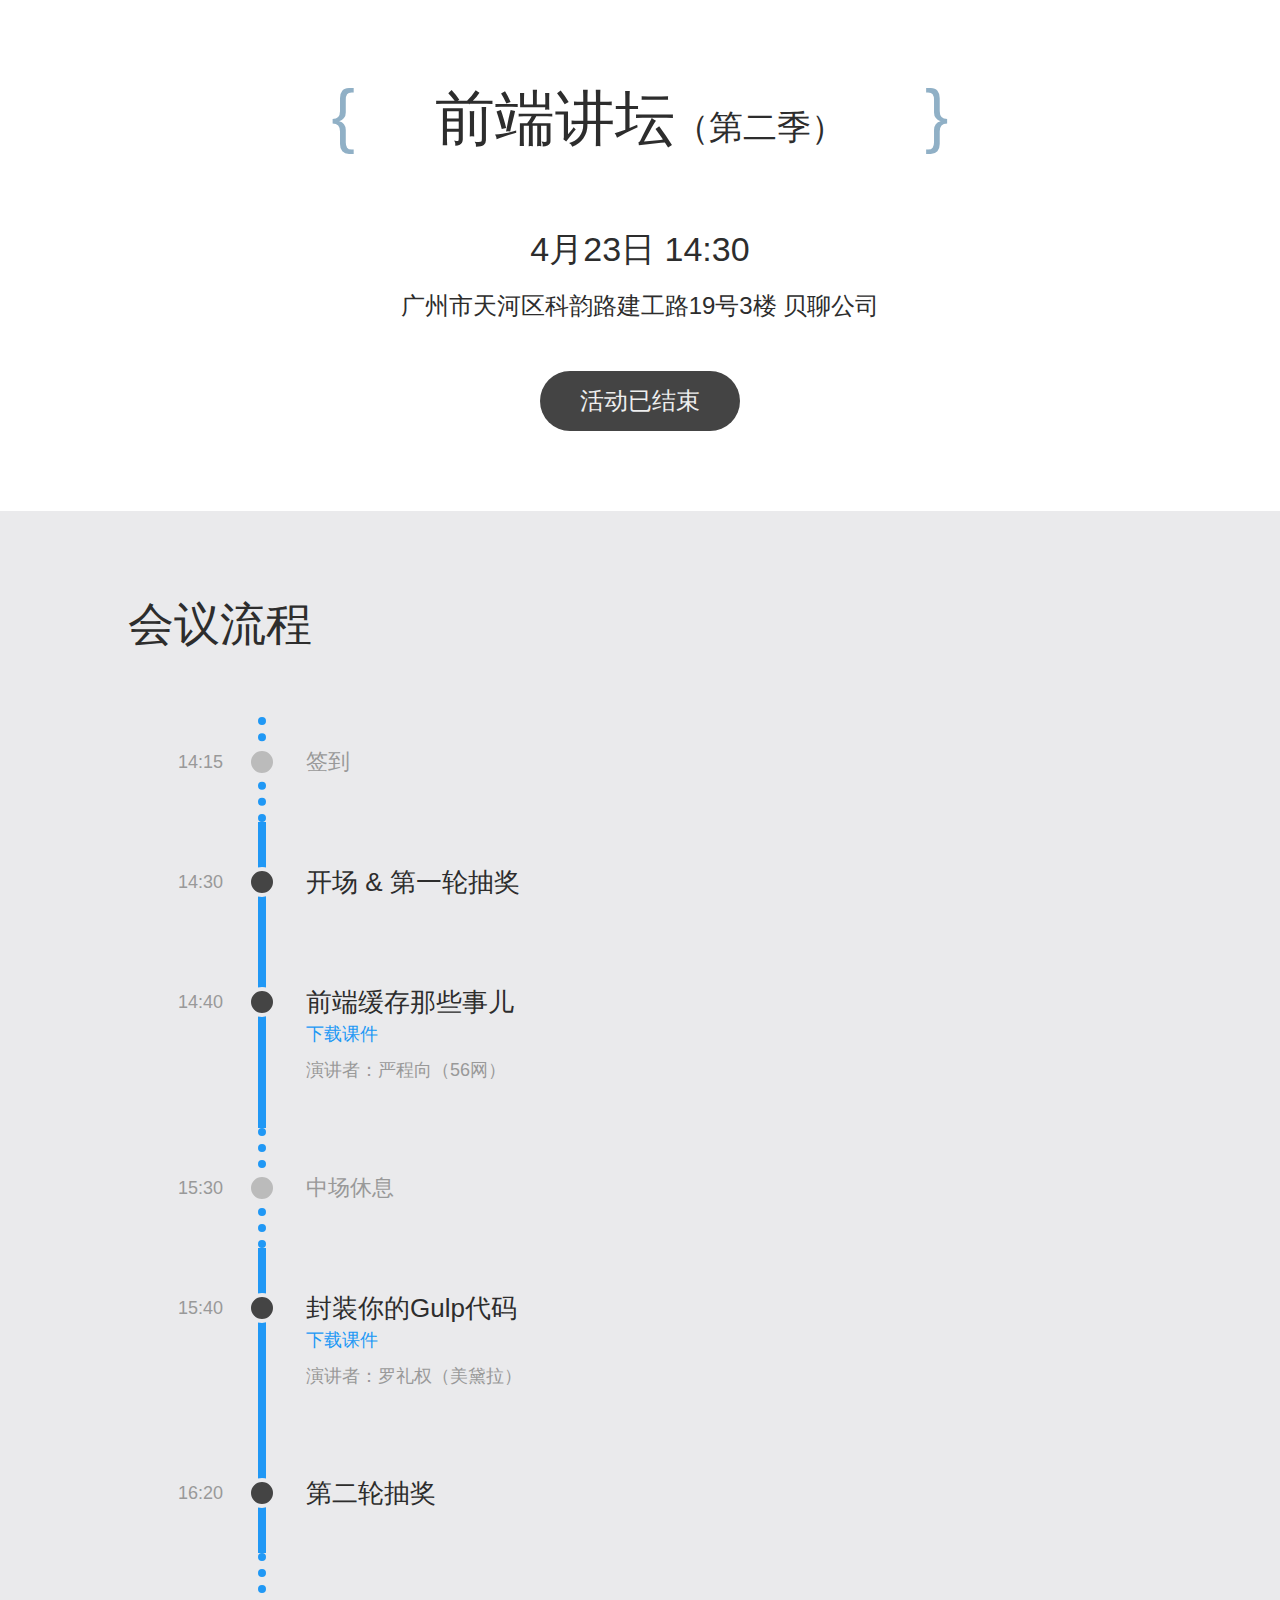
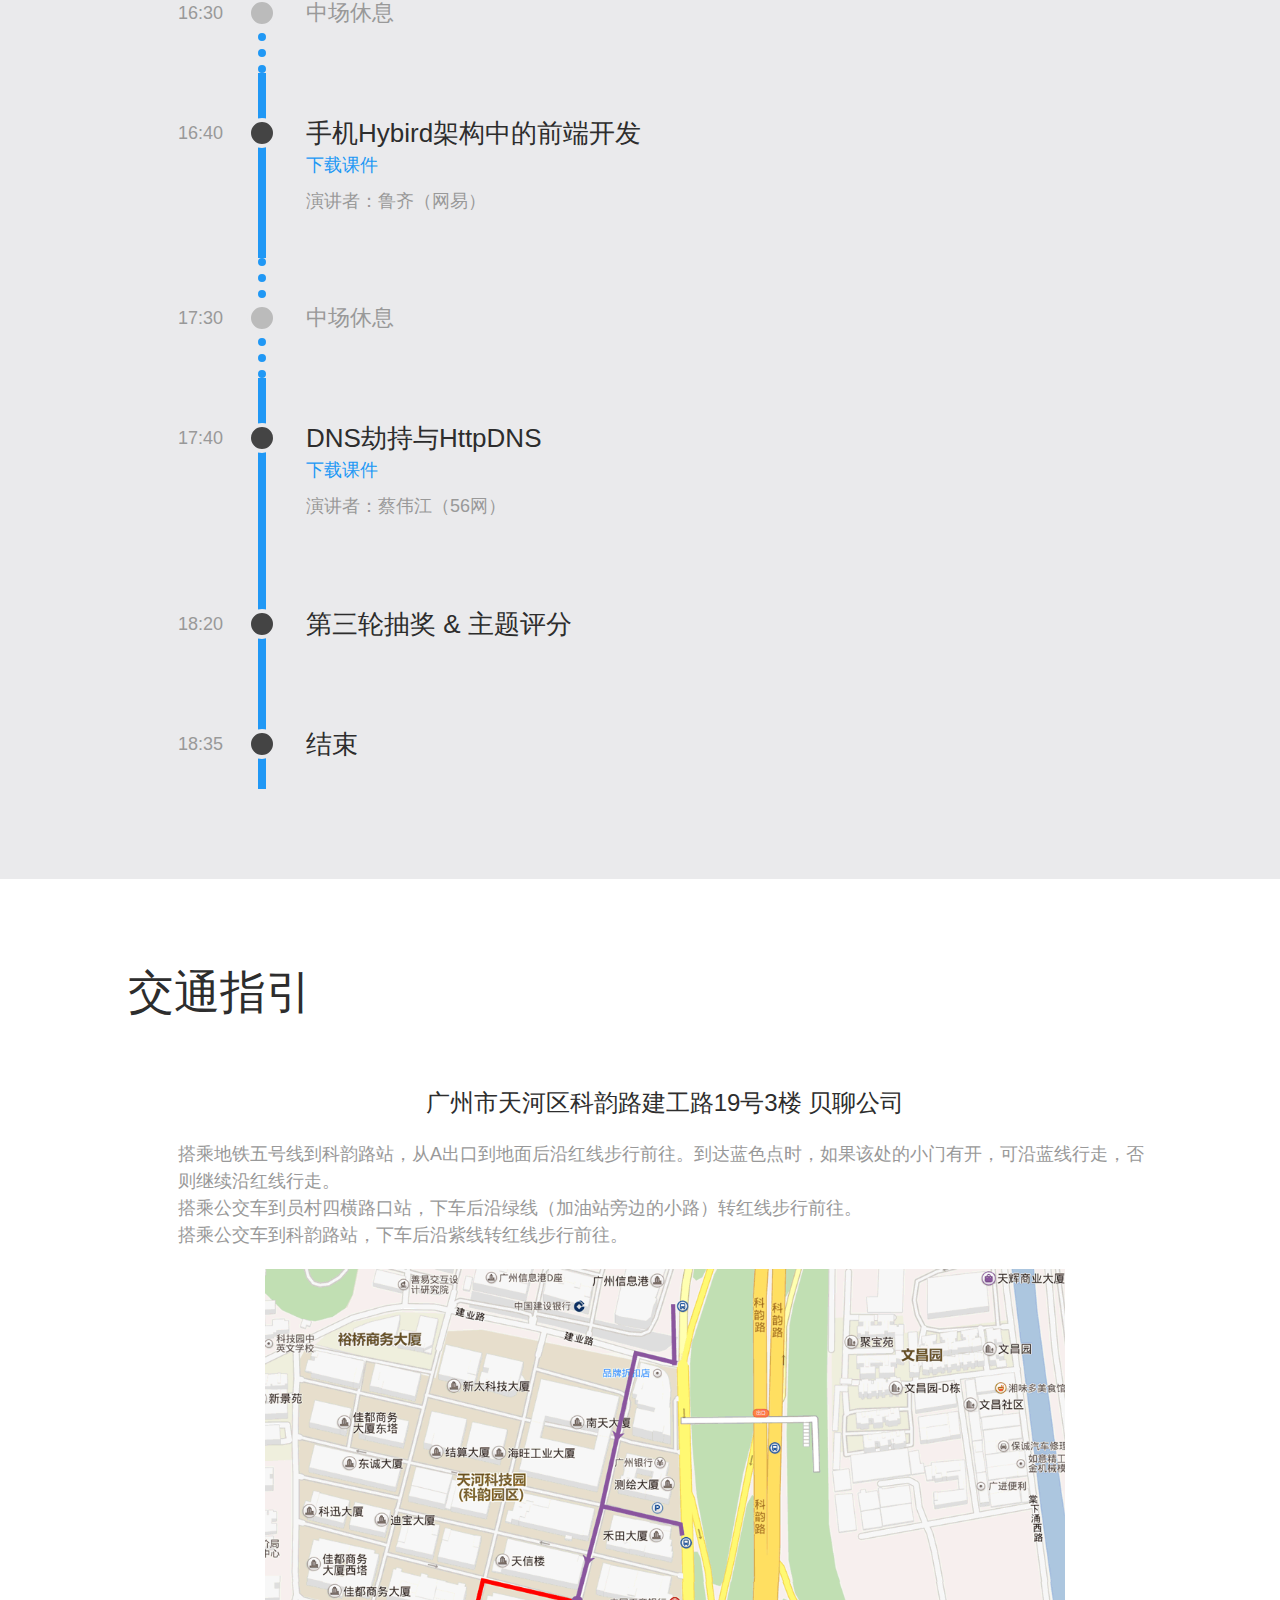
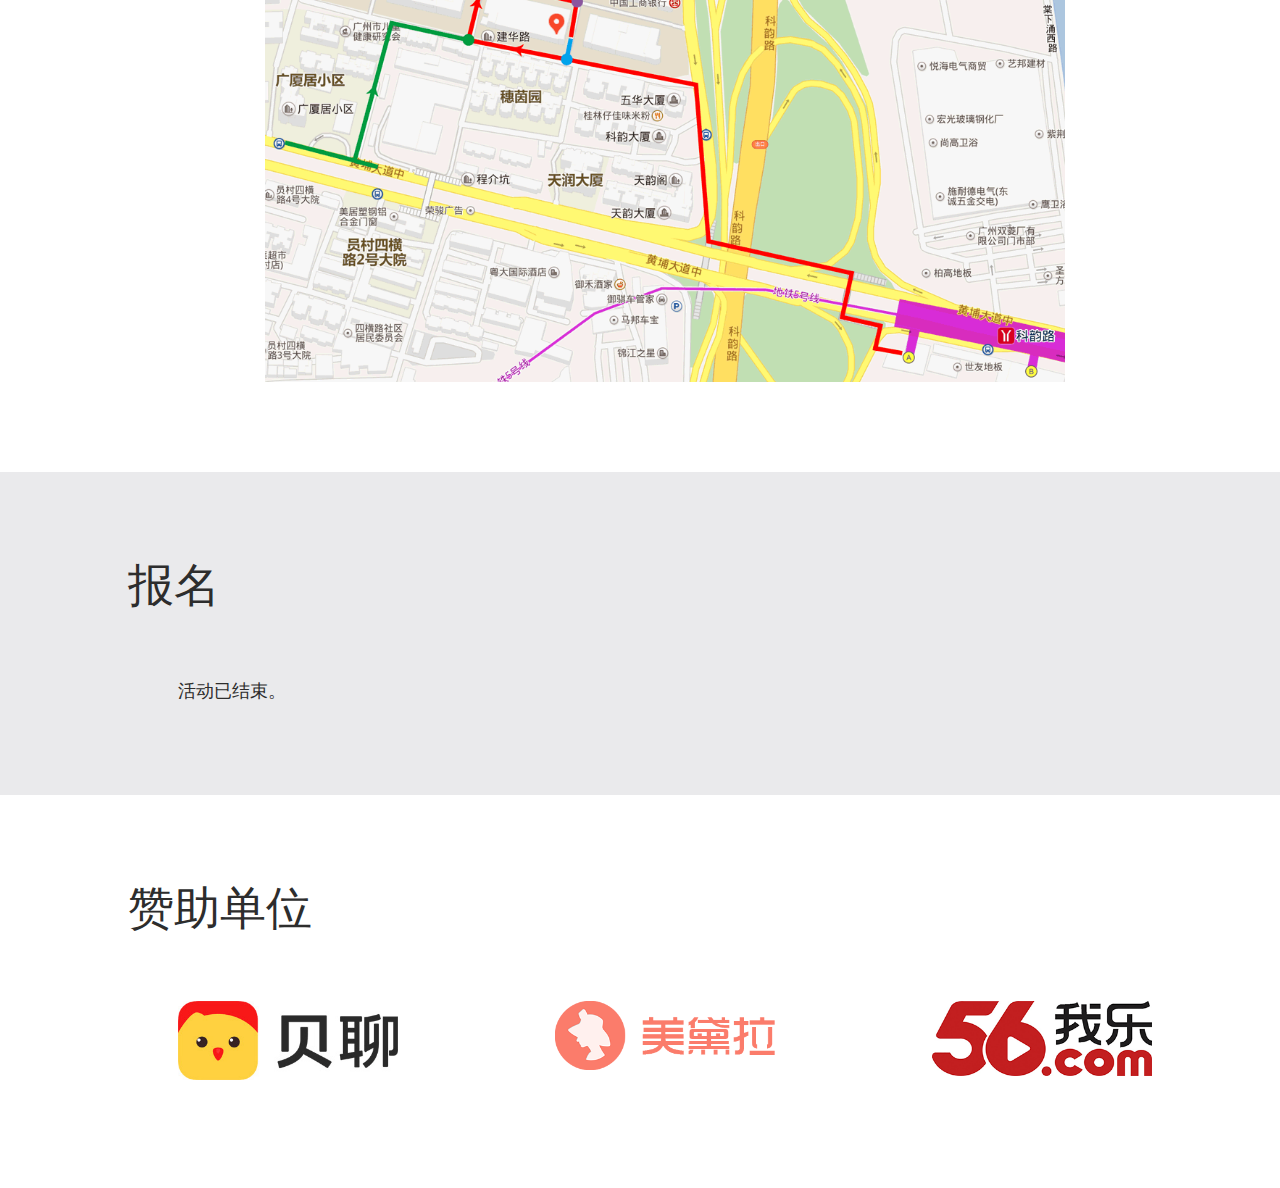
<file: 2nd/index.html>
<!DOCTYPE HTML>
<html>
<head>
<meta charset="utf-8" />
<meta name="viewport" content="width=device-width,initial-scale=1.0,minimum-scale=1.0,maximum-scale=1.0,user-scalable=no" />
<meta http-equiv="X-UA-Compatible" content="IE=Edge" />
<title>前端讲坛（第二季）</title>
<link rel="stylesheet" href="index.css?20160425" />
</head>

<body>
<header class="header">
	<div class="boundary">
		<h1 class="header__title">前端讲坛<span class="header__title__season">（第二季）</span></h1>
		<p class="header__date">4月23日 14:30</p>
		<address class="header__address">广州市天河区科韵路建工路19号3楼 贝聊公司</address>
		<a href="#section-apply" class="header__apply-button" style="display: none;">我要报名</a>
		<span class="header__apply-button header__apply-button--disabled">活动已结束</span>
	</div>
</header>

<section class="section section-schedule">
	<div class="boundary">
		<h2 class="section__title">会议流程</h2>
		<ol class="section-schedule__list section__body">
			<li class="section-schedule__list__item section-schedule__list__item-rest">
				<p class="section-schedule__list__item__time">14:15</p>
				<h3 class="section-schedule__list__item__title">签到</h3>
			</li>
			<li class="section-schedule__list__item">
				<p class="section-schedule__list__item__time">14:30</p>
				<h3 class="section-schedule__list__item__title">开场 &amp; 第一轮抽奖</h3>
			</li>
			<li class="section-schedule__list__item">
				<p class="section-schedule__list__item__time">14:40</p>
				<h3 class="section-schedule__list__item__title">前端缓存那些事儿</h3>
				<a href="http://pan.baidu.com/s/1nvAJYIH" target="_blank" class="section-schedule__list__item__download">下载课件</a>
				<p class="section-schedule__list__item__lecturer">演讲者：严程向（56网）</p>
			</li>
			<li class="section-schedule__list__item section-schedule__list__item-rest">
				<p class="section-schedule__list__item__time">15:30</p>
				<h3 class="section-schedule__list__item__title">中场休息</h3>
			</li>
			<li class="section-schedule__list__item">
				<p class="section-schedule__list__item__time">15:40</p>
				<h3 class="section-schedule__list__item__title">封装你的Gulp代码</h3>
				<a href="http://pan.baidu.com/s/1pLSqOPH" target="_blank" class="section-schedule__list__item__download">下载课件</a>
				<p class="section-schedule__list__item__lecturer">演讲者：罗礼权（美黛拉）</p>
			</li>
			<li class="section-schedule__list__item">
				<p class="section-schedule__list__item__time">16:20</p>
				<h3 class="section-schedule__list__item__title">第二轮抽奖</h3>
			</li>
			<li class="section-schedule__list__item section-schedule__list__item-rest">
				<p class="section-schedule__list__item__time">16:30</p>
				<h3 class="section-schedule__list__item__title">中场休息</h3>
			</li>
			<li class="section-schedule__list__item">
				<p class="section-schedule__list__item__time">16:40</p>
				<h3 class="section-schedule__list__item__title">手机Hybird架构中的前端开发</h3>
				<a href="http://pan.baidu.com/s/1skPUHOx" target="_blank" class="section-schedule__list__item__download">下载课件</a>
				<p class="section-schedule__list__item__lecturer">演讲者：鲁齐（网易）</p>
			</li>
			<li class="section-schedule__list__item section-schedule__list__item-rest">
				<p class="section-schedule__list__item__time">17:30</p>
				<h3 class="section-schedule__list__item__title">中场休息</h3>
			</li>
			<li class="section-schedule__list__item">
				<p class="section-schedule__list__item__time">17:40</p>
				<h3 class="section-schedule__list__item__title">DNS劫持与HttpDNS</h3>
				<a href="http://pan.baidu.com/s/1mh5Mf8k" target="_blank" class="section-schedule__list__item__download">下载课件</a>
				<p class="section-schedule__list__item__lecturer">演讲者：蔡伟江（56网）</p>
			</li>
			<li class="section-schedule__list__item">
				<p class="section-schedule__list__item__time">18:20</p>
				<h3 class="section-schedule__list__item__title">第三轮抽奖 &amp; 主题评分</h3>
			</li>
			<li class="section-schedule__list__item">
				<p class="section-schedule__list__item__time">18:35</p>
				<h3 class="section-schedule__list__item__title">结束</h3>
			</li>
		</ol>
	</div>
</section>

<section class="section section-place">
	<div class="boundary">
		<h2 class="section__title">交通指引</h2>
		<div class="section__body section-place__body content">
			<h3 class="section-place__body__address">广州市天河区科韵路建工路19号3楼 贝聊公司</h3>
			<p class="section-place__body__traffic">
				搭乘地铁五号线到科韵路站，从A出口到地面后沿红线步行前往。到达蓝色点时，如果该处的小门有开，可沿蓝线行走，否则继续沿红线行走。<br />
				搭乘公交车到员村四横路口站，下车后沿绿线（加油站旁边的小路）转红线步行前往。<br />
				搭乘公交车到科韵路站，下车后沿紫线转红线步行前往。
			</p>
			<p class="section-place__body__map"><img src="map.png" alt="地图" /></p>
		</div>
	</div>
</section>

<section id="section-apply" class="section section-apply">
	<div class="boundary">
		<h2 class="section__title">报名</h2>
		<div class="section__body content">
			<p>活动已结束。</p>
			<!-- <p>本次活动人数为34人左右，报名方式：以「<strong>姓名/公司简称/职务简称</strong>」（例如「张三/网易/前端」）为验证消息加QQ群<strong>489986959</strong>，验证通过即为报名成功。</p> -->
		</div>
	</div>
</section>

<footer class="section section-sponsor clearfix">
	<div class="boundary">
		<h2 class="section__title">赞助单位</h2>
		<ul class="section-sponsor__list section__body">
			<li class="section-sponsor__list__item">
				<a href="http://ibeiliao.com" target="_blank"><img src="sponser-beiliao.png" alt="贝聊" /></a>
			</li>
			<li class="section-sponsor__list__item">
				<a href="http://mdl.com" target="_blank"><img src="sponser-mdl.png" alt="美黛拉" /></a>
			</li>
			<li class="section-sponsor__list__item">
				<a href="http://www.56.com" target="_blank"><img src="sponser-56.png" alt="56.com" /></a>
			</li>
		</ul>
	</div>
</footer>
</body>
</html>
</file>
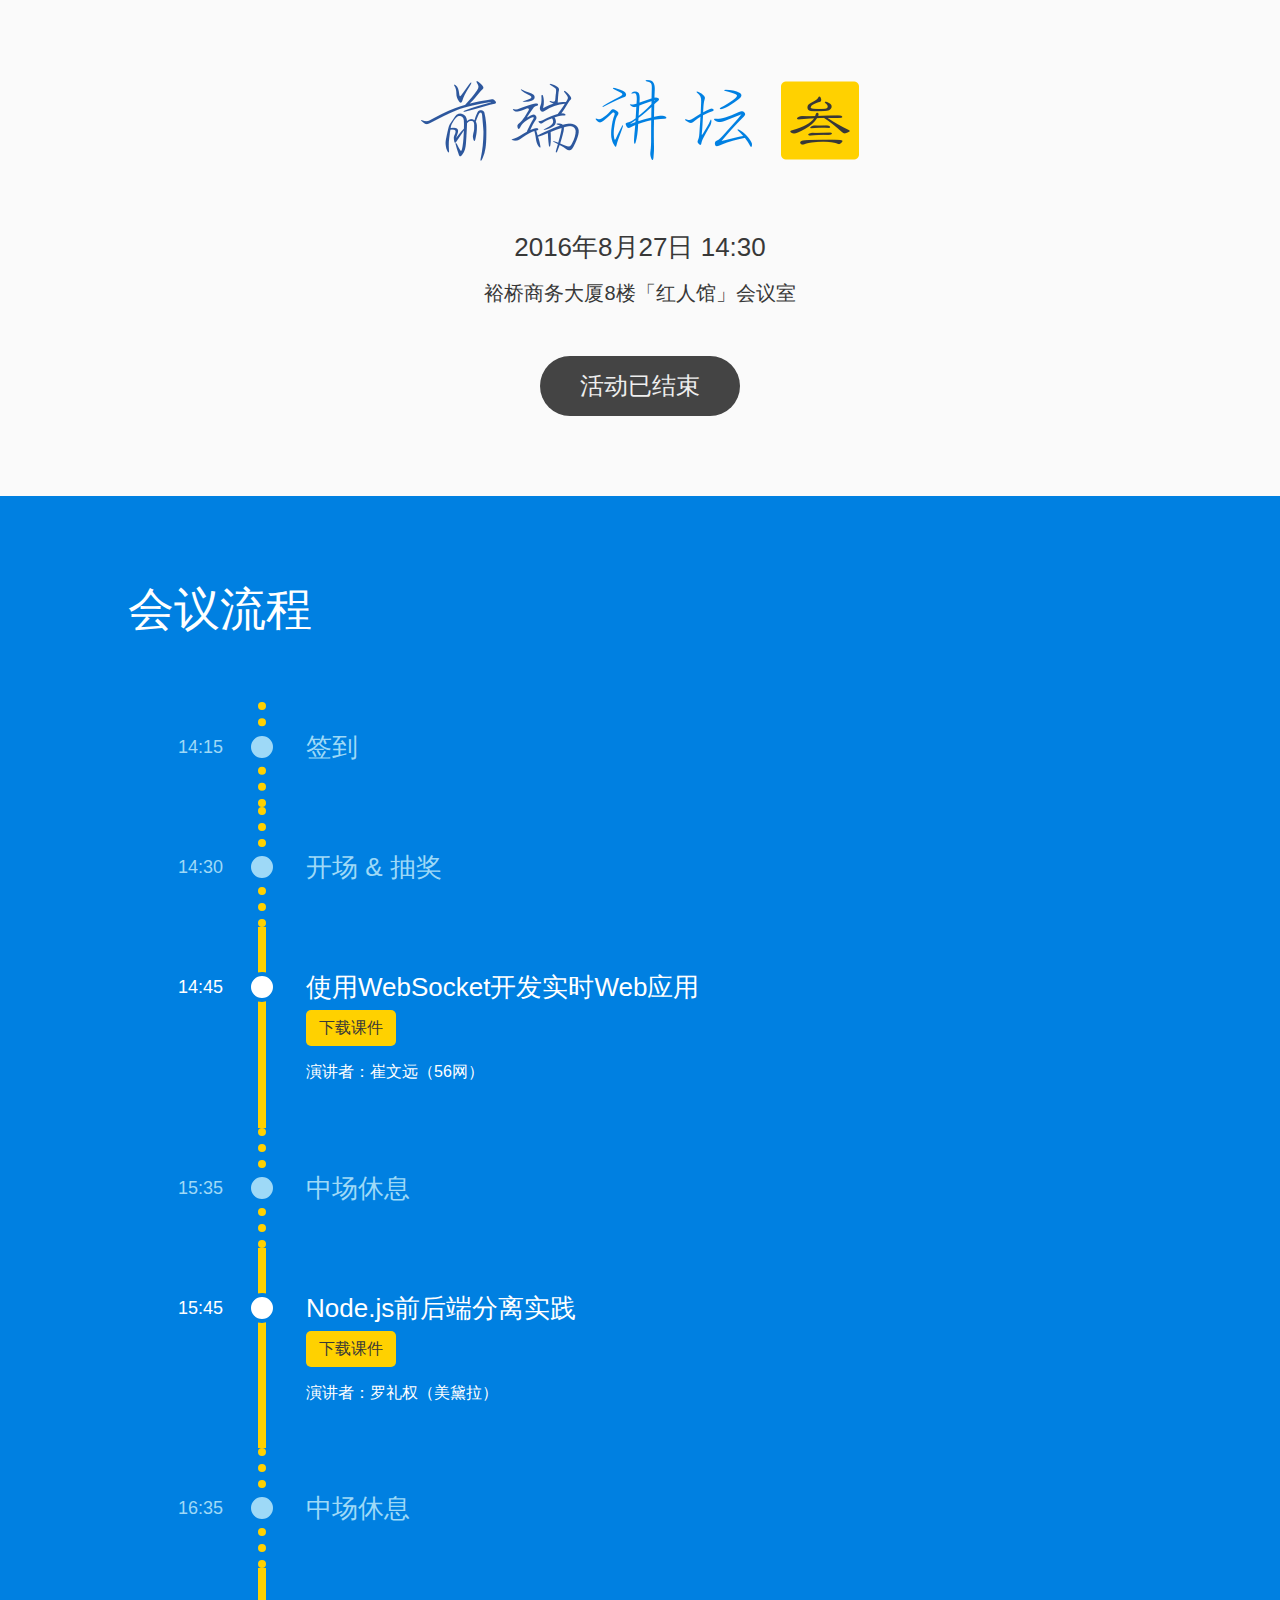
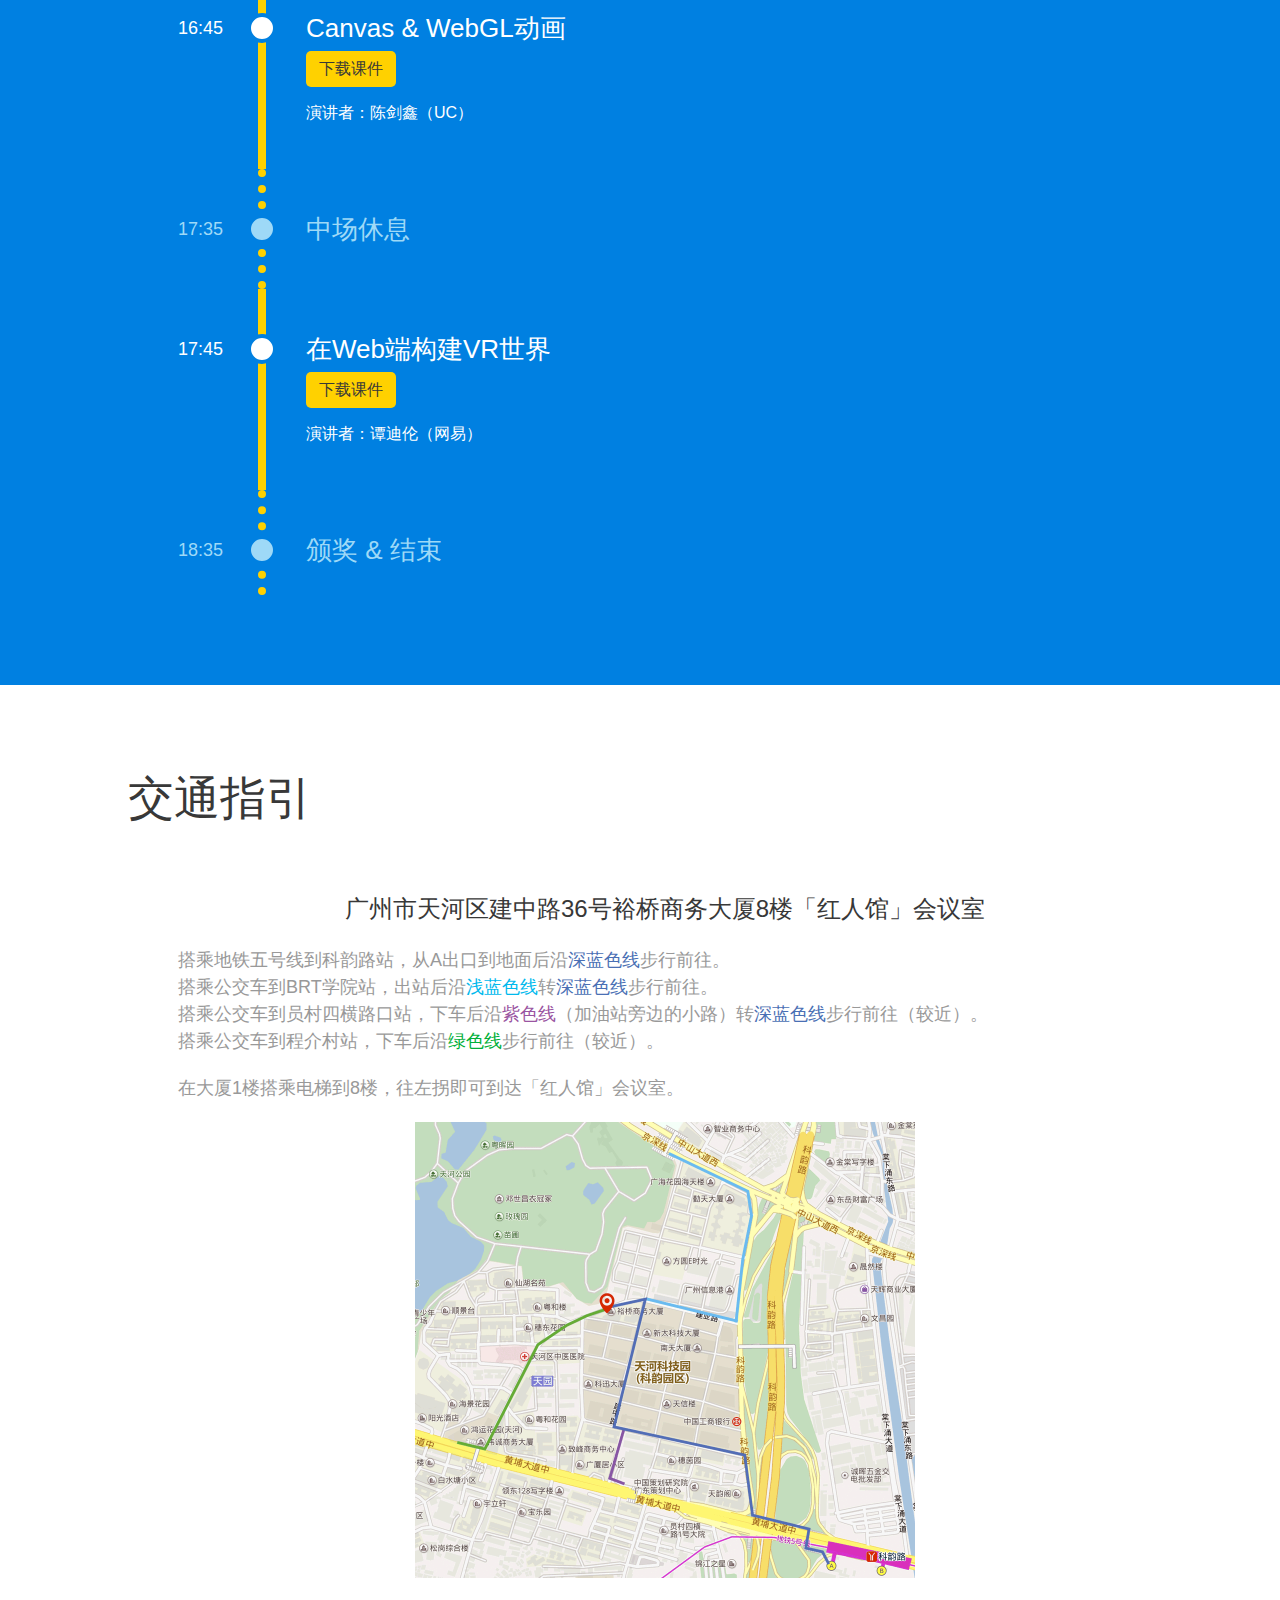
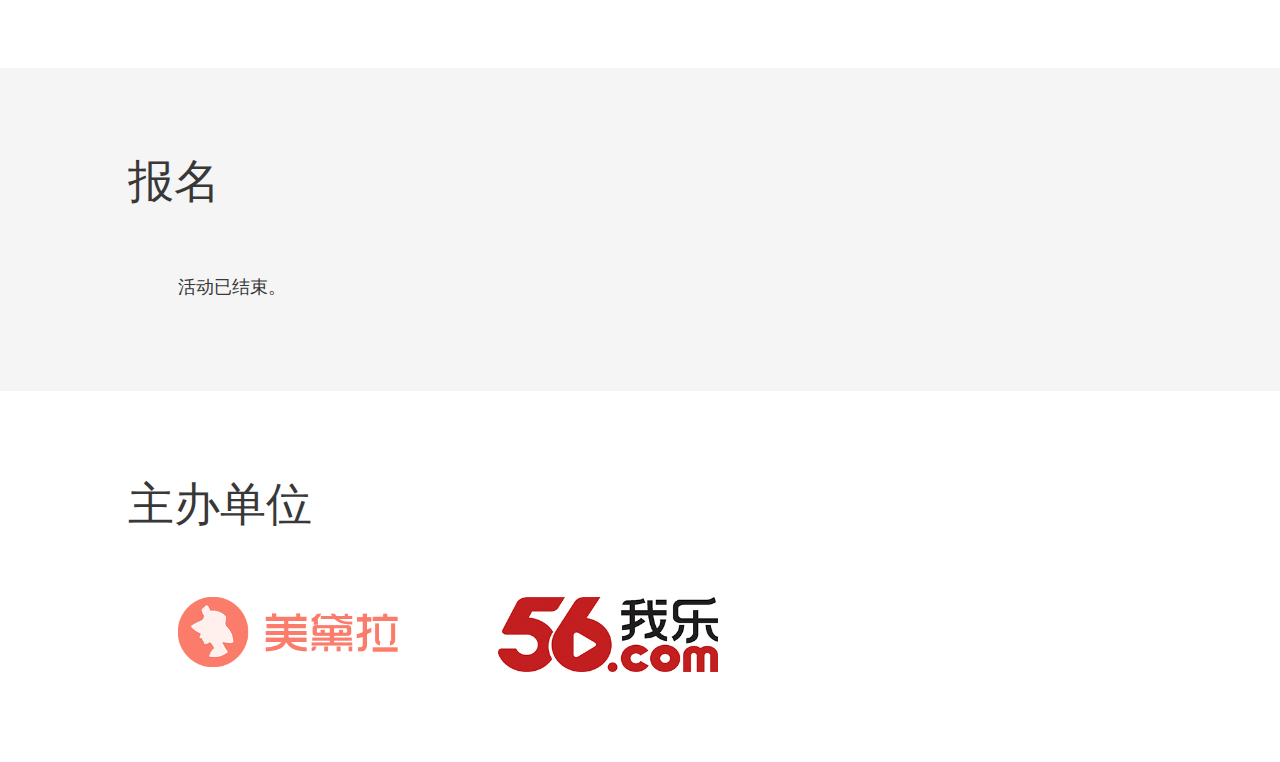
<file: 3rd/index.html>
<!DOCTYPE HTML>
<html>
<head>
<meta charset="utf-8" />
<meta name="viewport" content="width=device-width,initial-scale=1.0,minimum-scale=1.0,maximum-scale=1.0,user-scalable=no" />
<meta http-equiv="X-UA-Compatible" content="IE=Edge" />
<title>前端讲坛·叁</title>
<link rel="stylesheet" href="index.css?20160717" />
</head>

<body>
<header class="header">
	<div class="boundary">
		<h1 class="header__title"><img src="title.png" alt="前端讲坛·叁" /> </h1>
		<p class="header__date">2016年8月27日 14:30</p>
		<address class="header__address">裕桥商务大厦8楼「红人馆」会议室</address>
		<!-- <a href="#section-apply" class="header__apply-button">我要报名</a> -->
		<span class="header__apply-button header__apply-button--disabled">活动已结束</span>
	</div>
</header>

<section class="section section-schedule">
	<div class="boundary">
		<h2 class="section__title">会议流程</h2>
		<ol class="section-schedule__list section__body">
			<li class="section-schedule__list__item section-schedule__list__item-rest">
				<p class="section-schedule__list__item__time">14:15</p>
				<h3 class="section-schedule__list__item__title">签到</h3>
			</li>
			<li class="section-schedule__list__item section-schedule__list__item-rest">
				<p class="section-schedule__list__item__time">14:30</p>
				<h3 class="section-schedule__list__item__title">开场 &amp; 抽奖</h3>
			</li>
			<li class="section-schedule__list__item">
				<p class="section-schedule__list__item__time">14:45</p>
				<h3 class="section-schedule__list__item__title">使用WebSocket开发实时Web应用</h3>
				<a href="https://pan.baidu.com/s/1mhOPGpi" target="_blank" class="section-schedule__list__item__download">下载课件</a>
				<p class="section-schedule__list__item__lecturer">演讲者：崔文远（56网）</p>
			</li>
			<li class="section-schedule__list__item section-schedule__list__item-rest">
				<p class="section-schedule__list__item__time">15:35</p>
				<h3 class="section-schedule__list__item__title">中场休息</h3>
			</li>
			<li class="section-schedule__list__item">
				<p class="section-schedule__list__item__time">15:45</p>
				<h3 class="section-schedule__list__item__title">Node.js前后端分离实践</h3>
				<a href="https://pan.baidu.com/s/1nv94MX7" target="_blank" class="section-schedule__list__item__download">下载课件</a>
				<p class="section-schedule__list__item__lecturer">演讲者：罗礼权（美黛拉）</p>
			</li>
			<li class="section-schedule__list__item section-schedule__list__item-rest">
				<p class="section-schedule__list__item__time">16:35</p>
				<h3 class="section-schedule__list__item__title">中场休息</h3>
			</li>
			<li class="section-schedule__list__item">
				<p class="section-schedule__list__item__time">16:45</p>
				<h3 class="section-schedule__list__item__title">Canvas &amp; WebGL动画</h3>
				<a href="https://jasonchen1982.github.io/web-ppt/outer-sharing" target="_blank" class="section-schedule__list__item__download">下载课件</a>
				<p class="section-schedule__list__item__lecturer">演讲者：陈剑鑫（UC）</p>
			</li>
			<li class="section-schedule__list__item section-schedule__list__item-rest">
				<p class="section-schedule__list__item__time">17:35</p>
				<h3 class="section-schedule__list__item__title">中场休息</h3>
			</li>
			<li class="section-schedule__list__item">
				<p class="section-schedule__list__item__time">17:45</p>
				<h3 class="section-schedule__list__item__title">在Web端构建VR世界</h3>
				<a href="https://pan.baidu.com/s/1geSxCkV" target="_blank" class="section-schedule__list__item__download">下载课件</a>
				<p class="section-schedule__list__item__lecturer">演讲者：谭迪伦（网易）</p>
			</li>
			<li class="section-schedule__list__item section-schedule__list__item-rest">
				<p class="section-schedule__list__item__time">18:35</p>
				<h3 class="section-schedule__list__item__title">颁奖 &amp; 结束</h3>
			</li>
		</ol>
	</div>
</section>

<section class="section section-place">
	<div class="boundary">
		<h2 class="section__title">交通指引</h2>
		<div class="section__body section-place__body content">
			<h3 class="section-place__body__address">广州市天河区建中路36号裕桥商务大厦8楼「红人馆」会议室</h3>
			<p class="section-place__body__traffic">
				搭乘地铁五号线到科韵路站，从A出口到地面后沿<span style="color: #4a6fb4;">深蓝色线</span>步行前往。<br />
				搭乘公交车到BRT学院站，出站后沿<span style="color: #00b9ed;">浅蓝色线</span>转<span style="color: #4a6fb4;">深蓝色线</span>步行前往。<br />
				搭乘公交车到员村四横路口站，下车后沿<span style="color: #9a54a1;">紫色线</span>（加油站旁边的小路）转<span style="color: #4a6fb4;">深蓝色线</span>步行前往（较近）。<br />
				搭乘公交车到程介村站，下车后沿<span style="color: #00af38;">绿色线</span>步行前往（较近）。
			</p>
			<p>在大厦1楼搭乘电梯到8楼，往左拐即可到达「红人馆」会议室。</p>
			<p class="section-place__body__map"><img src="map.png" alt="地图" /></p>
		</div>
	</div>
</section>

<section id="section-apply" class="section section-apply">
	<div class="boundary">
		<h2 class="section__title">报名</h2>
		<div class="section__body content">
			<p>活动已结束。</p>
			<!-- <p>本次活动人数为30人左右（不含讲师），报名方式：以“<strong>姓名/公司简称/职务简称</strong>”（例如“张三/网易/前端”）为验证消息加QQ群<strong>186248632</strong>，验证通过即为报名成功。</p>
			<p>活动以小组讨论形式进行，每组3人。得分最高的前三组将会获得由主办方准备的奖品。</p> -->
		</div>
	</div>
</section>

<footer class="section section-sponsor">
	<div class="boundary">
		<h2 class="section__title">主办单位</h2>
		<ul class="section-sponsor__list section__body clearfix">
			<li class="section-sponsor__list__item">
				<a href="http://mdl.com" target="_blank"><img src="sponser-mdl.png" alt="美黛拉" /></a>
			</li>
			<li class="section-sponsor__list__item">
				<a href="http://www.56.com" target="_blank"><img src="sponser-56.png" alt="56.com" /></a>
			</li>
		</ul>
	</div>
</footer>
</body>
</html>
</file>
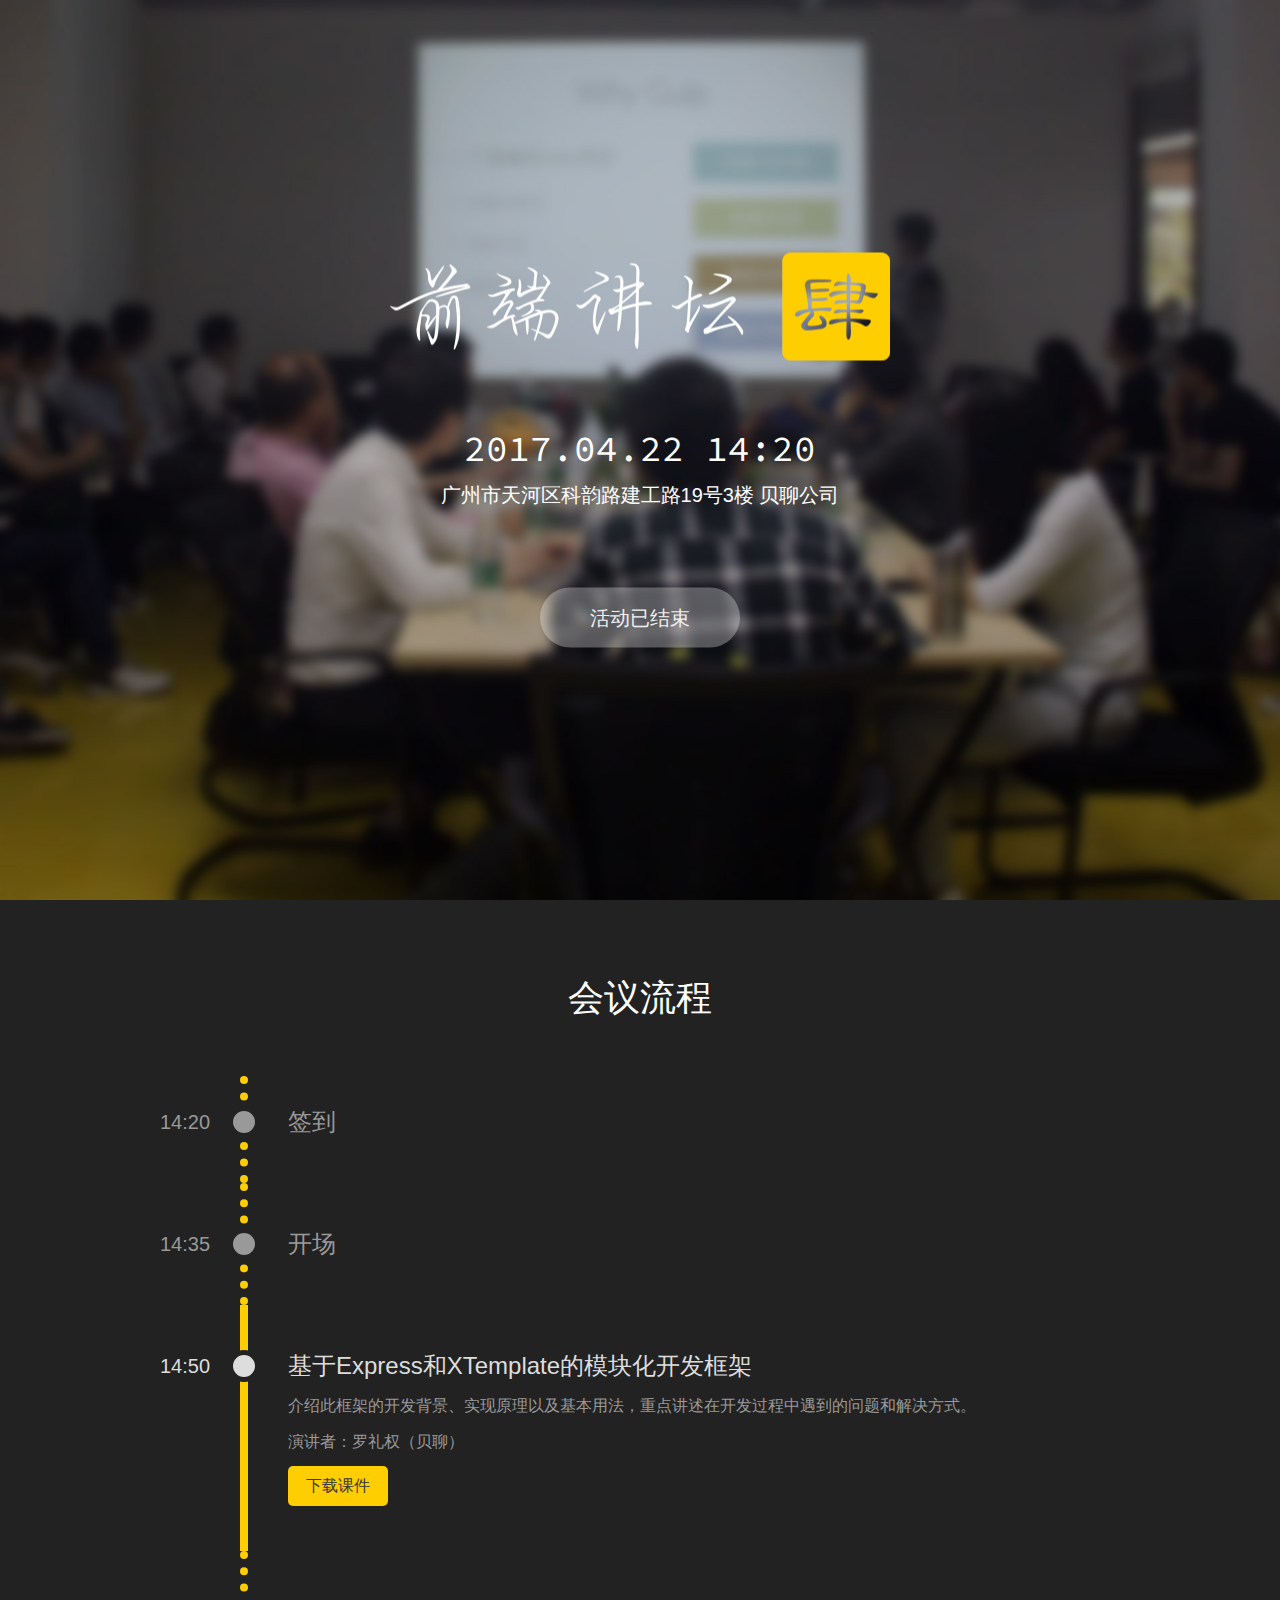
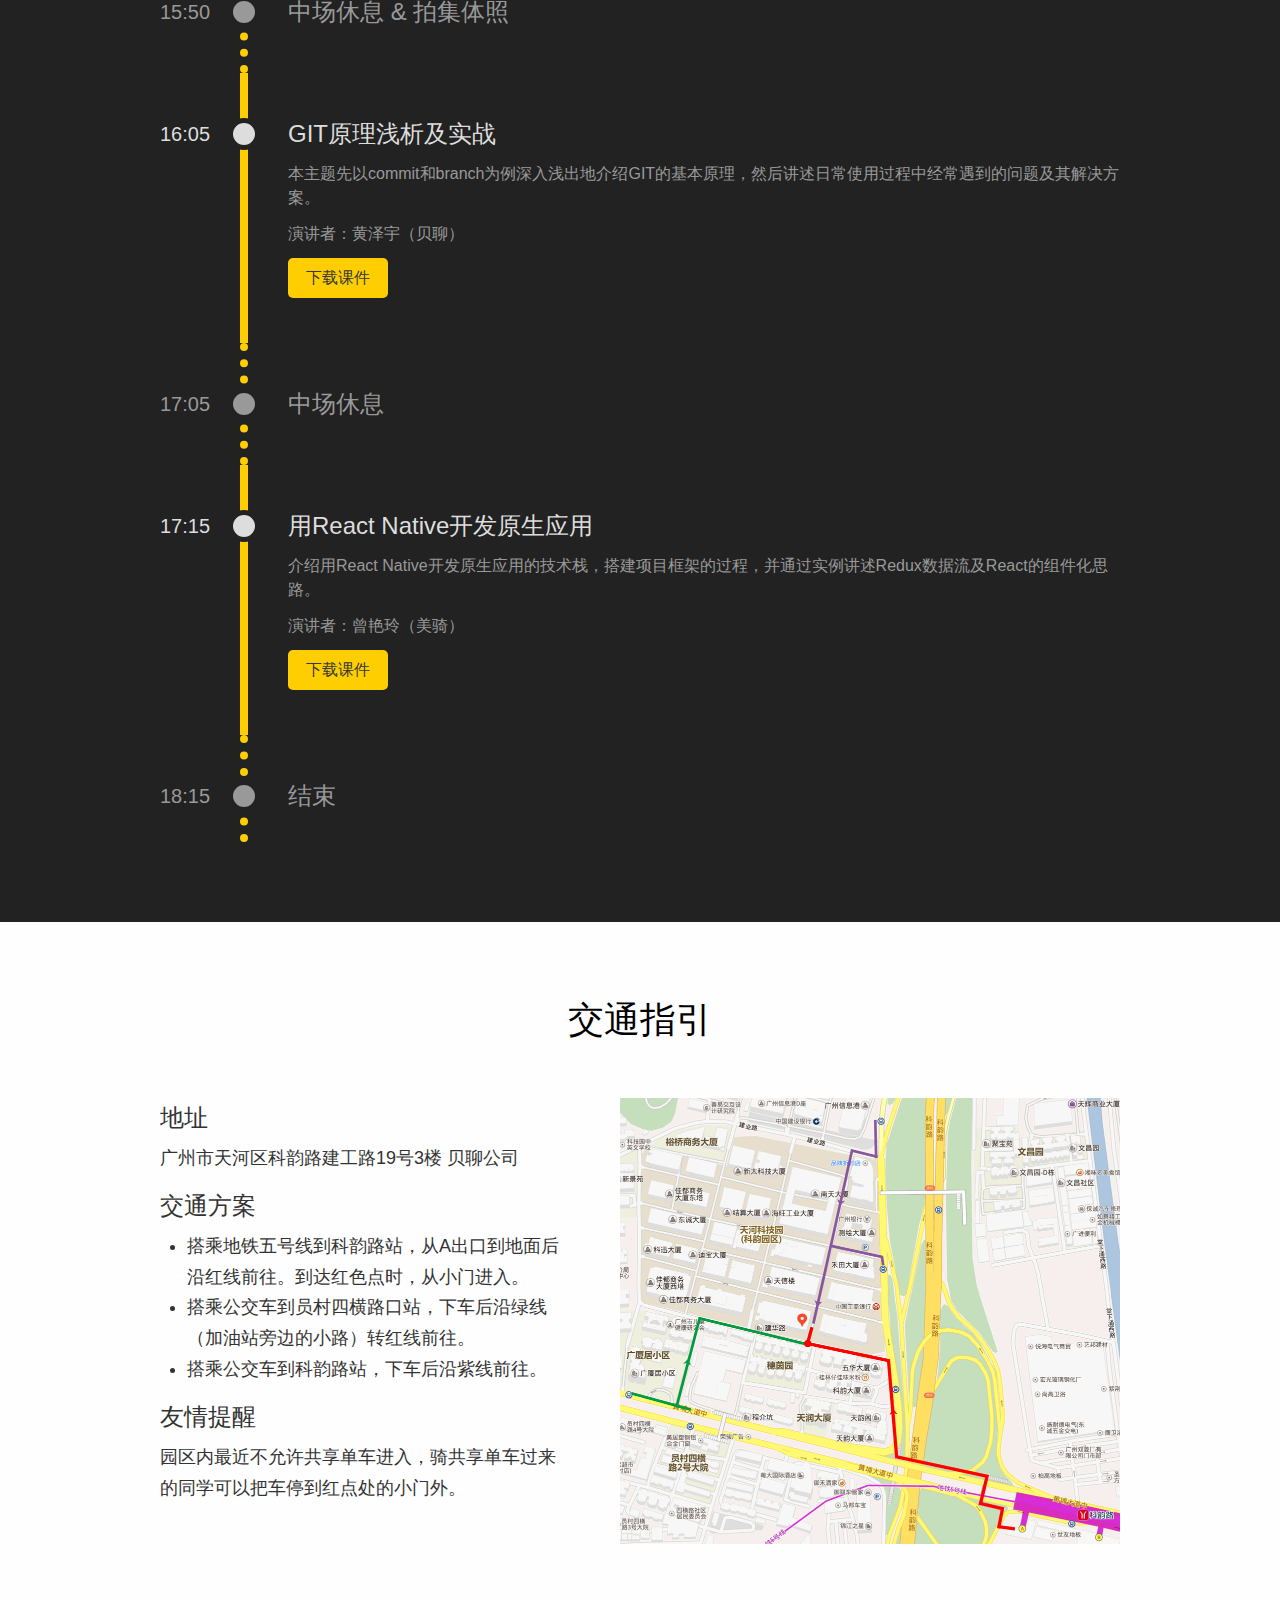
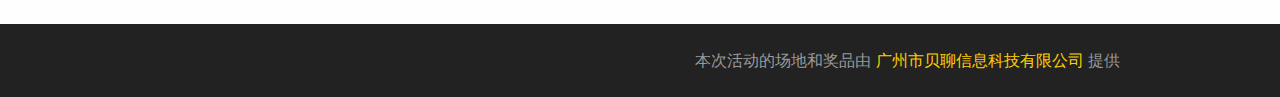
<file: 4th/index.html>
<!DOCTYPE HTML>
<html>
<head>
<meta charset="utf-8" />
<meta name="viewport" content="width=device-width,initial-scale=1.0,minimum-scale=1.0" />
<meta name="format-detection" content="telephone=no" />
<meta http-equiv="X-UA-Compatible" content="IE=Edge" />
<title>前端讲坛·肆</title>
<link rel="stylesheet" href="http://fonts.googleapis.com/css?family=Source+Code+Pro" />
<link rel="stylesheet" href="index.css" />
</head>

<body>
<header class="header">
	<div class="header__boundary">
		<h1 class="header__title"><img src="images/header-title.png" alt="前端讲坛·肆" /></h1>
		<p class="header__time">2017.04.22 14:20</p>
		<address class="header__address">广州市天河区科韵路建工路19号3楼 贝聊公司</address>
		<span class="header__apply">活动已结束</span>
	</div>
</header>

<section class="section section-schedule">
	<div class="boundary">
		<h2 class="section__title section-schedule__title">会议流程</h2>
		<ol class="section__body section-schedule__list">
			<li class="section-schedule__list__item section-schedule__list__item-rest">
				<p class="section-schedule__list__item__time">14:20</p>
				<h3 class="section-schedule__list__item__title">签到</h3>
			</li>
			<li class="section-schedule__list__item section-schedule__list__item-rest">
				<p class="section-schedule__list__item__time">14:35</p>
				<h3 class="section-schedule__list__item__title">开场</h3>
			</li>
			<li class="section-schedule__list__item">
				<p class="section-schedule__list__item__time">14:50</p>
				<h3 class="section-schedule__list__item__title">基于Express和XTemplate的模块化开发框架</h3>
				<p class="section-schedule__list__item__summary">介绍此框架的开发背景、实现原理以及基本用法，重点讲述在开发过程中遇到的问题和解决方式。</p>
				<p class="section-schedule__list__item__lecturer">演讲者：罗礼权（贝聊）</p>
				<a href="https://pan.baidu.com/s/1o7OYx5o" target="_blank" class="section-schedule__list__item__download">下载课件</a>
			</li>
			<li class="section-schedule__list__item section-schedule__list__item-rest">
				<p class="section-schedule__list__item__time">15:50</p>
				<h3 class="section-schedule__list__item__title">中场休息 &amp; 拍集体照</h3>
			</li>
			<li class="section-schedule__list__item">
				<p class="section-schedule__list__item__time">16:05</p>
				<h3 class="section-schedule__list__item__title">GIT原理浅析及实战</h3>
				<p class="section-schedule__list__item__summary">本主题先以commit和branch为例深入浅出地介绍GIT的基本原理，然后讲述日常使用过程中经常遇到的问题及其解决方案。</p>
				<p class="section-schedule__list__item__lecturer">演讲者：黄泽宇（贝聊）</p>
				<a href="https://pan.baidu.com/s/1nvySsy9" target="_blank" class="section-schedule__list__item__download">下载课件</a>
			</li>
			<li class="section-schedule__list__item section-schedule__list__item-rest">
				<p class="section-schedule__list__item__time">17:05</p>
				<h3 class="section-schedule__list__item__title">中场休息</h3>
			</li>
			<li class="section-schedule__list__item">
				<p class="section-schedule__list__item__time">17:15</p>
				<h3 class="section-schedule__list__item__title">用React Native开发原生应用</h3>
				<p class="section-schedule__list__item__summary">介绍用React Native开发原生应用的技术栈，搭建项目框架的过程，并通过实例讲述Redux数据流及React的组件化思路。</p>
				<p class="section-schedule__list__item__lecturer">演讲者：曾艳玲（美骑）</p>
				<a href="http://120.24.244.31/82/iuwei" target="_blank" class="section-schedule__list__item__download">下载课件</a>
			</li>
			<li class="section-schedule__list__item section-schedule__list__item-rest">
				<p class="section-schedule__list__item__time">18:15</p>
				<h3 class="section-schedule__list__item__title">结束</h3>
			</li>
		</ol>
	</div>
</section>

<!-- <section id="section-apply" class="section section-apply">
	<div class="boundary">
		<h2 class="section__title">报名</h2>
		<div class="section__body content">
			<p>本次活动的名额有两种：</p>
			<ul>
				<li><strong>专业席</strong>：针对前端开发工程师以及具备一定前端知识的人群，活动过程中以<strong>三人为一个小组</strong>进行讨论，能正确回答讲师提问的同学可获得小礼物。总人数不超过30人。</li>
				<li><strong>旁听席</strong>：针对对前端领域了解不多但对本次活动感兴趣的人群，不参与抽奖、小组讨论和问答。总人数不超过10人。</li>
			</ul>
			<h3>报名方式</h3>
			<p>以“<strong>姓名/公司简称/职务简称/名额类型</strong>”（例如“张三/网易/前端/专业”）为验证消息加QQ群 <strong>537945619</strong> ，验证通过即为报名成功。进群后请按“姓名/公司简称/名额类型”（例如“张三/网易/专业”）格式<strong>修改群名片</strong>，并留意群内公告。</p>
		</div>
	</div>
</section> -->

<section class="section section-place">
	<div class="boundary">
		<h2 class="section__title">交通指引</h2>
		<div class="section__body section-place__body">
			<div class="content section-place__body__content">
				<h3>地址</h3>
				<p>广州市天河区科韵路建工路19号3楼 贝聊公司</p>
				<h3>交通方案</h3>
				<ul>
					<li>搭乘地铁五号线到科韵路站，从A出口到地面后沿红线前往。到达红色点时，从小门进入。</li>
					<li>搭乘公交车到员村四横路口站，下车后沿绿线（加油站旁边的小路）转红线前往。</li>
					<li>搭乘公交车到科韵路站，下车后沿紫线前往。</li>
				</ul>
				<h3>友情提醒</h3>
				<p>园区内最近不允许共享单车进入，骑共享单车过来的同学可以把车停到红点处的小门外。</p>
			</div>
			<div class="section-place__body__map"><img src="images/map.png" alt="地图" /></div>
		</div>
	</div>
</section>

<footer class="footer">
	<div class="boundary">
		本次活动的场地和奖品由 <a href="http://ibeiliao.com/" target="_blank">广州市贝聊信息科技有限公司</a> 提供
	</div>
</footer>
</body>
</html>
</file>
<file: 2nd/index.css>
body {
	margin: 0;
	background: #fff;
	font-family: 'Lantinghei SC', 'Helvetica Neue', 'Microsoft YaHei', Helvetica, sans-serif;
	font-size: 18px;
	line-height: 1;
	color: #2d2d2d;
}
h1, h2, h3, h4, h5, h6, p, ul, ol, li, form { margin: 0; padding: 0; }
h1, h2, h3, h4, h5, h6 { font-size: inherit; font-weight: normal; }
li { list-style-type: none; }
a { text-decoration: none; }
img { vertical-align: top; border: none; }

@media (max-width: 639px) {
	body { font-size: 16px; }
}


.clearfix:after {
	display: block;
	overflow: hidden;
	clear: both;
	height: 0;
	visibility: hidden;
	content: '.';
}


@media (max-width: 639px) {
	.boundary { margin: 0 30px; }
}
@media (min-width: 640px) and (max-width: 959px) {
	.boundary { margin: 0 50px; }
}
@media (min-width: 960px) and (max-width: 1279px) {
	.boundary { margin: 0 80px; }
}
@media (min-width: 1280px) {
	.boundary { width: 1024px; margin: 0 auto; }
}


.header {
	padding: 80px 0;
	background: #fff;
	text-align: center;
}
.header__title { font-size: 60px; line-height: 70px; }
.header__title:before { margin-right: 80px; content: '{'; }
.header__title:after { margin-left: 80px; content: '}'; }
.header__title:before,
.header__title:after { font-size: 70px; color: #90b0c6; }
.header__title__season { font-size: 34px; }
.header__date { margin-top: 70px; font-size: 34px; }
.header__address {
	margin-top: 24px;
	display: block;
	line-height: 1.3;
	font-style: normal;
	font-size: 24px;
}
.header__apply-button {
	width: 200px;
	height: 60px;
	line-height: 60px;
	margin: 50px auto 0 auto;
	display: block;
	border-radius: 30px;
	background: #2098f5;
	font-size: 24px;
	color: #fff;
	transition-duration: 0.3s;
	transition-property: background;
}
.header__apply-button:hover {
	background: #288edf;
	color: #fff;
	text-decoration: none;
}
.header__apply-button--disabled,
.header__apply-button--disabled:hover { background: #444; color: #eee; }

@media (max-width: 639px) {
	.header__title { font-size: 36px; }
	.header__title__season { font-size: 24px; }
	.header__date { margin-top: 30px; font-size: 24px; }
	.header__address { margin-top: 10px; font-size: 20px; }
	.header__apply-button {
		width: 180px;
		height: 50px;
		line-height: 50px;
		margin-top: 22px;
		font-size: 20px;
	}
}
@media (max-width: 719px) {
	.header__title { line-height: 1.4; }
	.header__title__season { display: block; }
}
@media (max-width: 799px) {
	.header__title:before, .header__title:after { display: none; }
}
@media (min-width: 720px) and (max-width: 1023px) {
	.header__title:before { margin-right: 40px; }
	.header__title:after { margin-left: 40px; }
}

.section { padding: 90px 0; background: #eaeaec; }
.section:nth-child(odd) { background: #fff; }
.section__title { margin-bottom: 70px; font-size: 46px; }
.section__body { margin-left: 50px; box-sizing: border-box; }

@media (max-width: 639px) {
	.header { padding-top: 40px; padding-bottom: 40px; }
	.section { padding: 40px 0; }
	.section__title { font-size: 26px; margin-bottom: 30px; }
	.section__body { margin-left: 0; }
}
@media (min-width: 640px) and (max-width: 1023px) {
	.header { padding-top: 60px; padding-bottom: 60px; }
	.section { padding: 60px 0; }
	.section__body { margin-left: 20px; }
}


.content { line-height: 1.5; }
.content p { margin: 20px 0; }
.content p:last-child { margin-bottom: 0; }
.content li { margin: 5px 0 0 1.5em; list-style-type: disc; }
.content img { max-width: 100%; }

@media (max-width: 720px) {
	.content p { margin: 12px 0; }
}


.section-schedule__list { position: relative; padding-left: 80px; }
.section-schedule__list__item { padding: 45px 0 45px 40px; border-left: 8px solid #2098f5; }
.section-schedule__list__item-rest { border-left-style: dotted; }
.section-schedule__list__item:first-child { padding-top: 30px; }
.section-schedule__list__item:last-child { padding-bottom: 30px; }
.section-schedule__list__item__time {
	position: absolute;
	left: 0;
	line-height: 30px;
	color: #999;
}
.section-schedule__list__item__title { line-height: 30px; font-size: 26px; }
.section-schedule__list__item-rest .section-schedule__list__item__title {
	font-size: 22px;
	color: #999;
}
.section-schedule__list__item__title:before {
	position: absolute;
	left: 69px;
	width: 22px;
	height: 22px;
	border-radius: 50%;
	border: 4px solid #eaeaec;
	background: #444;
	content: ' ';
}
.section-schedule__list__item-rest .section-schedule__list__item__title:before {
	background: #bbb;
}
.section-schedule__list__item__download {
	display: block;
	margin-top: 8px;
	color: #2098f5;
}
.section-schedule__list__item__lecturer {
	margin-top: 16px;
	line-height: 1.3;
	color: #999;
}

@media (max-width: 639px) {
	.section-schedule__list { padding-left: 56px; }
	.section-schedule__list__item { padding-left: 20px; padding-bottom: 30px; }
	.section-schedule__list__item__time,
	.section-schedule__list__item__title { line-height: 26px; }
	.section-schedule__list__item__title { font-size: 20px; }
	.section-schedule__list__item__title:before {
		left: 47px;
		width: 20px;
		height: 20px;
		border-width: 3px;
	}
	.section-schedule__list__item-rest .section-schedule__list__item__title { font-size: 18px; }
}
@media (min-width: 640px) and (max-width: 720px) {
	.section-schedule__list { padding-left: 60px; }
	.section-schedule__list__item__title  { font-size: 22px; }
	.section-schedule__list__item__title:before { left: 49px; }
	.section-schedule__list__item-rest .section-schedule__list__item__title { font-size: 20px; }
}
@media (max-width: 720px) {
	.section-schedule__list__item { padding-left: 20px; }
}


.section-place__body__address,
.section-place__body__map { text-align: center; font-size: 24px; }
.section-place__body__map img { width: 800px; }
.section-place__body__traffic { color: #999; }
@media (max-width: 639px) {
	.section-place__body__address,
	.section-place__body__map { text-align: left; font-size: 20px; }
}


.section-sponsor__list { text-align: justify; }
.section-sponsor__list:after {
	width: 100%;
	height: 0;
	margin: 0;
	display: inline-block;
	overflow: hidden;
	content: '';
}
.section-sponsor__list__item {
	width: 28%;
	max-width: 220px;
	display: inline-block;
	vertical-align: top;
}
.section-sponsor__list__item img { width: 100%; }
</file>
<file: 3rd/index.css>
body {
	margin: 0;
	background: #fff;
	font-family: 'Lantinghei SC', 'Helvetica Neue', 'Microsoft YaHei', Helvetica, sans-serif;
	font-size: 18px;
	line-height: 1;
	color: #383838;
}
h1, h2, h3, h4, h5, h6, p, ul, ol, li, form { margin: 0; padding: 0; }
h1, h2, h3, h4, h5, h6 { font-size: inherit; font-weight: normal; }
li { list-style-type: none; }
a { text-decoration: none; }
img { vertical-align: top; border: none; }

@media (max-width: 639px) {
	body { font-size: 16px; }
}


.clearfix:after {
	display: block;
	overflow: hidden;
	clear: both;
	height: 0;
	visibility: hidden;
	content: '.';
}


@media (max-width: 639px) {
	.boundary { margin: 0 30px; }
}
@media (min-width: 640px) and (max-width: 959px) {
	.boundary { margin: 0 50px; }
}
@media (min-width: 960px) and (max-width: 1279px) {
	.boundary { margin: 0 80px; }
}
@media (min-width: 1280px) {
	.boundary { width: 1024px; margin: 0 auto; }
}


.header {
	padding: 80px 0;
	background: #fafafa;
	text-align: center;
}
.header__title img { width: 438px; height: 81px; }
.header__date {
	margin-top: 70px;
	line-height: 1.3;
	font-size: 26px;
}
.header__address {
	margin-top: 15px;
	display: block;
	line-height: 1.3;
	font-style: normal;
	font-size: 20px;
}
.header__apply-button {
	width: 200px;
	height: 60px;
	line-height: 60px;
	margin: 50px auto 0 auto;
	display: block;
	border-radius: 30px;
	background: #0080e1;
	font-size: 24px;
	color: #fff;
}
.header__apply-button--disabled,
.header__apply-button--disabled:hover { background: #444; color: #eee; }

@media (max-width: 639px) {
	.header__title img { max-width: 96%; height: auto; }
	.header__date { margin-top: 40px; font-size: 22px; }
	.header__address { margin-top: 15px; font-size: 18px; }
	.header__apply-button {
		width: 160px;
		height: 46px;
		line-height: 46px;
		margin-top: 30px;
		font-size: 18px;
	}
}


.section { padding: 90px 0; }
.section:nth-child(even) { background: #f5f5f5; }
.section__title { margin-bottom: 70px; font-size: 46px; }
.section__body { margin-left: 50px; box-sizing: border-box; }

@media (max-width: 639px) {
	.header { padding-top: 45px; padding-bottom: 45px; }
	.section { padding: 45px 0; }
	.section__title { font-size: 26px; margin-bottom: 30px; }
	.section__body { margin-left: 0; }
}
@media (min-width: 640px) and (max-width: 1023px) {
	.header { padding-top: 60px; padding-bottom: 60px; }
	.section { padding: 60px 0; }
	.section__body { margin-left: 20px; }
}


.content { line-height: 1.5; }
.content p { margin: 20px 0; }
.content p:last-child { margin-bottom: 0; }
.content li { margin: 5px 0 0 1.5em; list-style-type: disc; }
.content img { max-width: 100%; }

@media (max-width: 720px) {
	.content { line-height: 1.4; }
	.content p { margin: 12px 0; }
}


.section-schedule { background: #0080e1 !important; color: #fff; }
.section-schedule__list { position: relative; padding-left: 80px; }
.section-schedule__list__item { padding: 45px 0 45px 40px; border-left: 8px solid #ffd100; }
.section-schedule__list__item-rest { border-left-style: dotted; color: #9ed9f7; }
.section-schedule__list__item:first-child { padding-top: 30px; }
.section-schedule__list__item:last-child { padding-bottom: 30px; }
.section-schedule__list__item__time {
	position: absolute;
	left: 0;
	line-height: 30px;
}
.section-schedule__list__item__title { line-height: 30px; font-size: 26px; }
.section-schedule__list__item__title:before {
	position: absolute;
	left: 69px;
	width: 22px;
	height: 22px;
	border-radius: 50%;
	border: 4px solid #0080e1;
	background: #fff;
	content: ' ';
}
.section-schedule__list__item-rest .section-schedule__list__item__title:before {
	background: #9ed9f7;
}
.section-schedule__list__item__download {
	width: 90px;
	height: 36px;
	line-height: 36px;
	display: block;
	margin-top: 8px;
	background: #ffd100;
	border-radius: 5px;
	text-align: center;
	font-size: 16px;
	color: #383838;
}
.section-schedule__list__item__lecturer {
	margin-top: 16px;
	line-height: 1.3;
	font-size: 16px;
}

@media (max-width: 639px) {
	.section-schedule__list { padding-left: 56px; }
	.section-schedule__list__item { padding-left: 20px; padding-bottom: 30px; }
	.section-schedule__list__item__time,
	.section-schedule__list__item__title { line-height: 26px; }
	.section-schedule__list__item__title { font-size: 20px; }
	.section-schedule__list__item__title:before {
		left: 47px;
		width: 20px;
		height: 20px;
		border-width: 3px;
	}
}
@media (min-width: 640px) and (max-width: 720px) {
	.section-schedule__list { padding-left: 60px; }
	.section-schedule__list__item__title  { font-size: 22px; }
	.section-schedule__list__item__title:before { left: 49px; }
}
@media (max-width: 720px) {
	.section-schedule__list__item { padding-left: 20px; }
}


.section-place__body__address,
.section-place__body__map { text-align: center; font-size: 24px; }
.section-place__body__map img { width: 500px; }
.section-place__body p { color: #999; }
@media (max-width: 639px) {
	.section-place__body__address,
	.section-place__body__map { text-align: left; font-size: 20px; }
}


.section-sponsor__list__item {
	width: 28%;
	max-width: 220px;
	margin-right: 100px;
	float: left;
}
.section-sponsor__list__item:last-child { margin-right: 0; }
.section-sponsor__list__item img { width: 100%; }

@media (max-width: 639px) {
	.section-sponsor__list__item { margin-right: 50px; }
}
</file>
<file: 4th/index.css>
@media (max-width: 359px) {
	html { font-size: 14px; }
}
@media (min-width: 360px) and (max-width: 639px) {
	html { font-size: 16px; }
}
@media (min-width: 640px) and (max-width: 799px) {
	html { font-size: 18px; }
}
@media (min-width: 800px) {
	html { font-size: 20px; }
}


html, body { height: 100%; }
body {
	margin: 0;
	background: #333;
	line-height: 1;
	font-family: 'Lantinghei SC', 'Helvetica Neue', 'Microsoft YaHei', Helvetica, sans-serif;
	color: #333;
}
h1, h2, h3, h4, h5, h6, p, ul, ol, li { margin: 0; padding: 0; }
h1, h2, h3, h4, h5, h6 { font-size: inherit; font-weight: normal; }
li { list-style-type: none; }
a { text-decoration: none; }
img { vertical-align: top; border: none; }


.header {
	position: relative;
	min-height: 600px;
	height: 100%;
	overflow: hidden;
	background: url(./images/header-bg.jpg) no-repeat center center;
	background-size: cover;
	text-align: center;
	color: #fff;
}
.header__boundary {
	position: absolute;
	left: 0;
	top: 50%;
	-ms-transform: translateY(-50%);
	-webkit-transform: translateY(-50%);
	transform: translateY(-50%);
	width: 100%;
}
.header__time {
	margin-top: 70px;
	font-family: 'Source Code Pro', sans-serif;
	font-size: 1.8rem;
}
.header__address {
	margin-top: 15px;
	display: block;
	line-height: 1.3;
	font-style: normal;
	font-size: 1rem;
}
.header__apply {
	display: block;
	width: 10rem;
	height: 3rem;
	line-height: 3rem;
	border-radius: 1.5rem;
	margin: 80px auto 0 auto;
	background: rgba(255, 255, 255, 0.3);
	color: #f0f0f0;
	transition-duration: 0.3s;
	transition-property: background, color;
}

@media (max-width: 639px) {
	.header__title img {
		max-width: 400px;
		width: 80%;
	}
}
@media (min-width: 640px) {
	.header__title img {
		width: 500px;
		height: 108px;
	}
}


.section { background: #fefefe; }
@media (max-width: 639px) {
	.section {
		padding-top: 3rem;
		padding-bottom: 3rem;
	}
}
@media (min-width: 640px) and (max-width: 799px) {
	.section {
		padding-top: 3.5rem;
		padding-bottom: 3.5rem;
	}
}
@media (min-width: 800px) {
	.section {
		padding-top: 80px;
		padding-bottom: 80px;
	}
}
.section__title {
	font-size: 1.8rem;
	font-family: 'Microsoft JhengHei', 'STHeiti', SimHei;
	text-align: center;
	color: #000;
}
@media (max-width: 639px) {
	.section__body { margin-top: 2rem; }
}
@media (min-width: 640px) {
	.section__body { margin-top: 3rem; }
}


@media (max-width: 1039px) {
	.boundary {
		margin-left: 6%;
		margin-right: 6%;
	}
}
@media (min-width: 1040px) {
	.boundary {
		width: 960px;
		margin-left: auto;
		margin-right: auto;
	}
}


.content {
	line-height: 1.7;
	font-size: 0.9rem;
}
.content h3 {
	margin: 0.65rem 0 0.2rem 0;
	font-size: 1.2rem;
}
.content h3:first-child { margin-top: 0; }
.content li {
	margin-left: 1.5em;
	list-style-type: disc;
}


.section-schedule { background: #222; }
.section-schedule__title { color: #fff; }

.section-schedule__list {
	position: relative;
	padding-left: 80px;
	color: #999;
}
.section-schedule__list__item {
	padding: 45px 0 45px 40px;
	border-left: 8px solid #ffce00;
}
.section-schedule__list__item:first-child { padding-top: 30px; }
.section-schedule__list__item:last-child { padding-bottom: 30px; }
.section-schedule__list__item__time {
	position: absolute;
	left: 0;
	line-height: 32px;
	color: #ddd;
}
.section-schedule__list__item__title {
	line-height: 32px;
	font-size: 1.2rem;
	color: #ddd;
}
.section-schedule__list__item__title:before {
	position: absolute;
	left: 68px;
	width: 22px;
	height: 22px;
	border-radius: 50%;
	border: 5px solid #222;
	background: #ddd;
	content: ' ';
}
.section-schedule__list__item__summary,
.section-schedule__list__item__lecturer,
.section-schedule__list__item__download {
	margin-top: 12px;
	font-size: 0.8rem;
	line-height: 1.5;
}
.section-schedule__list__item__download {
	display: block;
	width: 5rem;
	height: 2rem;
	line-height: 2rem;
	background: #ffce00;
	border-radius: 5px;
	text-align: center;
	font-size: 0.8rem;
	color: #383838;
}

.section-schedule__list__item-rest {
	border-left-style: dotted;
}
.section-schedule__list__item-rest .section-schedule__list__item__title,
.section-schedule__list__item-rest .section-schedule__list__item__time {
	color: #999;
}
.section-schedule__list__item-rest .section-schedule__list__item__title:before {
	background: #999;
}

@media (max-width: 639px) {
	.section-schedule__list { padding-left: 56px; }
	.section-schedule__list__item {
		padding-left: 20px;
		padding-bottom: 30px;
		border-left-width: 6px;
	}
	.section-schedule__list__item__time,
	.section-schedule__list__item__title {
		line-height: 30px;
	}
	.section-schedule__list__item__title:before {
		left: 46px;
		width: 20px;
		height: 20px;
		border-width: 3px;
	}
	.section-schedule__list__item__time,
	.section-schedule__list__item__title {
		line-height: 26px;
	}
	.section-schedule__list__item__summary,
	.section-schedule__list__item__lecturer,
	.section-schedule__list__item__download {
		margin-top: 8px;
	}
}
@media (min-width: 640px) and (max-width: 720px) {
	.section-schedule__list { padding-left: 60px; }
	.section-schedule__list__item__title:before { left: 49px; }
}
@media (max-width: 720px) {
	.section-schedule__list__item { padding-left: 20px; }
}


.section-apply { background: #fcfaf1; }


.section-place__body__map { text-align: center; }
.section-place__body__map img { width: 100%; }

@media (max-width: 959px) {
	.section-place__body__map { margin-top: 0.65rem; }
}

@media (min-width: 960px) {
	.section-place__body {
		padding-right: 560px;
		overflow: hidden;
	}
	.section-place__body__content {
		float: left;
		width: 100%;
	}
	.section-place__body__map {
		float: right;
		width: 500px;
		margin-right: -560px;
	}
}


.footer {
	padding: 1.2rem 0;
	background: #222;
	line-height: 1.6;
	font-size: 0.8rem;
	text-align: right;
	color: #999;
}
.footer a { color: #ffce00; }

@media (max-width: 409px) {
	.footer a { display: block; }
}
@media (max-width: 799px) {
	.footer { text-align: center; }
}
</file>
